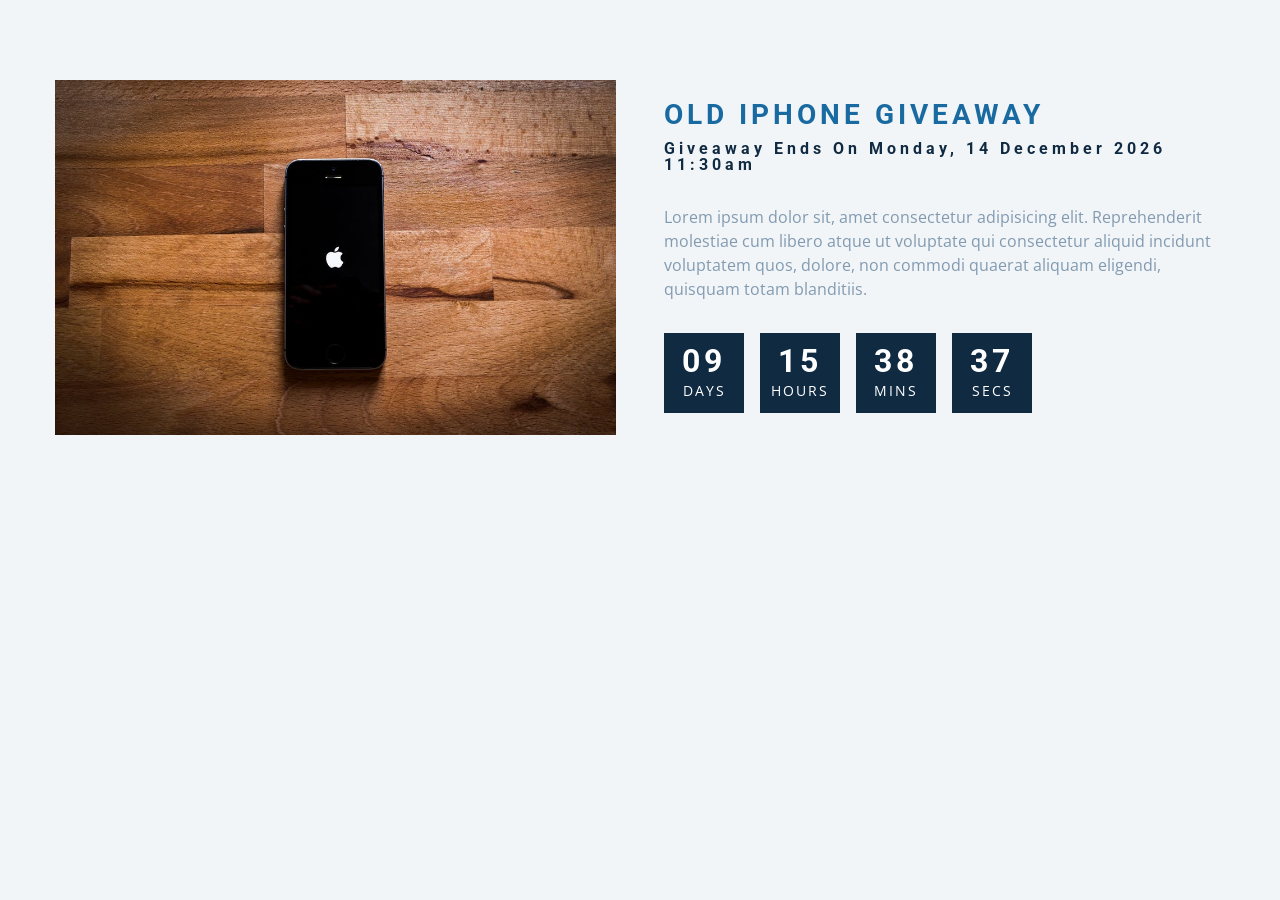
<file: countdown timer/index.html>
<!DOCTYPE html>
<html lang="en">
  <head>
    <meta charset="UTF-8" />
    <meta name="viewport" content="width=device-width, initial-scale=1.0" />
    <title>Countdown</title>

    <!-- styles -->
    <link rel="stylesheet" href="styles.css" />
  </head>
  <body>
    <section class="section-center">
      <!-- image -->
      <article class="gift-img">
        <img src="./gift.jpeg" alt="gift" />
      </article>
      <!-- info -->
      <article class="gift-info">
        <h3>old iphone giveaway</h3>
        <h4 class="giveaway">
          giveaway ends on Sunday, 24 April 2020, 8:00am
        </h4>
        <p>
          Lorem ipsum dolor sit, amet consectetur adipisicing elit.
          Reprehenderit molestiae cum libero atque ut voluptate qui consectetur
          aliquid incidunt voluptatem quos, dolore, non commodi quaerat aliquam
          eligendi, quisquam totam blanditiis.
        </p>
        <div class="deadline">
          <!-- days -->
          <div class="deadline-format">
            <div>
              <h4 class="days">34</h4>
              <span>days</span>
            </div>
          </div>
          <!-- end of days -->
          <!-- days -->
          <div class="deadline-format">
            <div>
              <h4 class="hours">34</h4>
              <span>hours</span>
            </div>
          </div>
          <!-- end of days -->
          <!-- minutes -->
          <div class="deadline-format">
            <div>
              <h4 class="minutes">34</h4>
              <span>mins</span>
            </div>
          </div>
          <!-- end of days -->
          <!-- minutes -->
          <div class="deadline-format">
            <div>
              <h4 class="seconds">34</h4>
              <span>secs</span>
            </div>
          </div>
          <!-- end of days -->
        </div>
      </article>
    </section>
    <!-- javascript -->
    <script src="app.js"></script>
  </body>
</html>
</file>
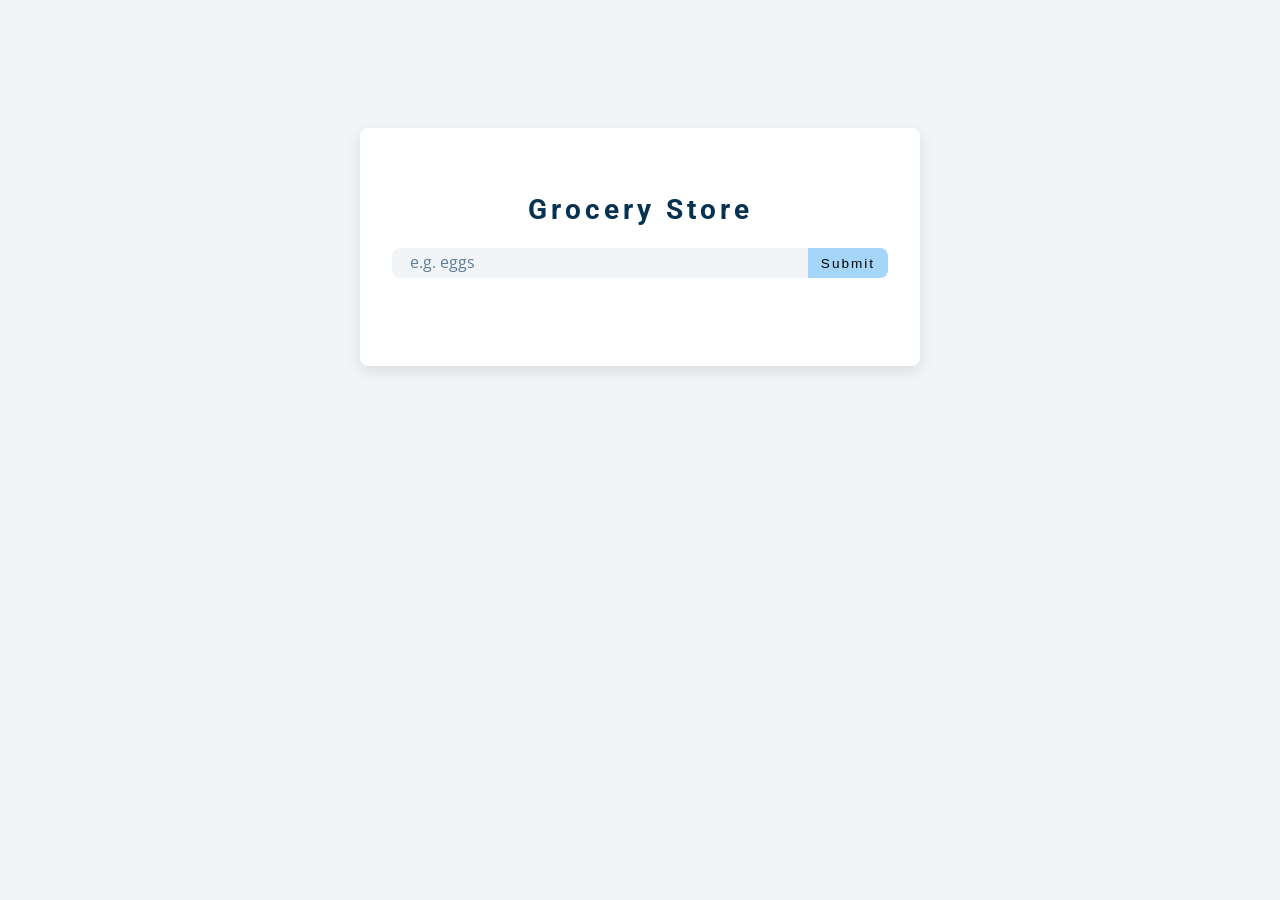
<file: grocery.app/index.html>
<!DOCTYPE html>
<html lang="en">
  <head>
    <meta charset="UTF-8" />
    <meta name="viewport" content="width=device-width, initial-scale=1.0" />
    <title>Grocery Store</title>
    <!-- font-awesome -->
    <link
      rel="stylesheet"
      href="https://cdnjs.cloudflare.com/ajax/libs/font-awesome/5.14.0/css/all.min.css"
    />
    
    <link rel="stylesheet" href="glocery.css" />
  </head>
  <body>

    <section class="section-center">


      <!-- form starts here -->
      
        <form class="grocery-form">
            <p class="alert"></p>
            <h3>grocery store</h3>

            <div class="form-control">
                <input type="text" id="grocery" placeholder="e.g. eggs" />
                <button type="submit" class="submit-btn">submit</button>
            </div>

        </form>
      <!-- end of form -->

      <!-- to display the list of items chosen -->
      <div class="grocery-container">
            <div class="grocery-list"></div>
            <button class="clear-btn">clear items</button>
        </div>



    </section>



    <!-- javascript -->
    <script src="glocery.js"></script>
  </body>
</html>
</file>
<file: countdown timer/styles.css>
/*
=============== 
Fonts
===============
*/
@import url("https://fonts.googleapis.com/css?family=Open+Sans|Roboto:400,700&display=swap");

/*
=============== 
Variables
===============
*/

:root {
  /* dark shades of primary color*/
  --clr-primary-1: hsl(205, 86%, 17%); /* RGB(11, 45, 72) */
  --clr-primary-2: hsl(205, 77%, 27%); /* RGB(32, 94, 140) */
  --clr-primary-3: hsl(205, 72%, 37%); /* RGB(51, 133, 189) */
  --clr-primary-4: hsl(205, 63%, 48%); /* RGB(77, 156, 214) */
  /* primary/main color */
  --clr-primary-5: #49a6e9;
  /* lighter shades of primary color */
  --clr-primary-6: hsl(205, 89%, 70%); /* RGB(166, 214, 245) */
  --clr-primary-7: hsl(205, 90%, 76%); /* RGB(188, 227, 250) */
  --clr-primary-8: hsl(205, 86%, 81%); /* RGB(200, 241, 251) */
  --clr-primary-9: hsl(205, 90%, 88%); /* RGB(217, 245, 251) */
  --clr-primary-10: hsl(205, 100%, 96%); /* RGB(233, 252, 255) */
  /* darkest grey - used for headings */
  --clr-grey-1: hsl(209, 61%, 16%); /* RGB(28, 50, 78) */
  --clr-grey-2: hsl(211, 39%, 23%); /* RGB(42, 74, 95) */
  --clr-grey-3: hsl(209, 34%, 30%); /* RGB(49, 76, 90) */
  --clr-grey-4: hsl(209, 28%, 39%); /* RGB(66, 82, 88) */
  /* grey used for paragraphs */
  --clr-grey-5: hsl(210, 22%, 49%); /* RGB(84, 89, 93) */
  --clr-grey-6: hsl(209, 23%, 60%); /* RGB(111, 114, 118) */
  --clr-grey-7: hsl(211, 27%, 70%); /* RGB(156, 160, 164) */
  --clr-grey-8: hsl(210, 31%, 80%); /* RGB(187, 191, 194)  */
  --clr-grey-9: hsl(212, 33%, 89%); /* RGB(187, 191, 194) */
  --clr-grey-10: hsl(210, 36%, 96%); /* RGB(243, 245, 246) */
  --clr-white: #fff;
  --clr-red-dark: rgb(187, 37, 37); /*  RGB(187, 37, 37) */
  --clr-red-light: hsl(360, 71%, 66%); /* RGB(221, 238, 204) */
  --clr-green-dark: hsl(125, 67%, 44%); /* RGB(102, 204, 102) */
  --clr-green-light: hsl(125, 71%, 66%); /* RGB(153, 229, 153) */
  --clr-black: #222;
  --clr-gold: #c59d5f; /* RGB(197, 157, 95) */
  --ff-primary: "Roboto", sans-serif;
  --ff-secondary: "Open Sans", sans-serif;
  --transition: all 0.3s linear;
  --spacing: 0.25rem; /* 4px */
  --radius: 0.5rem; /* 6px */
  --light-shadow: 0 5px 15px rgba(0, 0, 0, 0.1);
  --dark-shadow: 0 5px 15px rgba(0, 0, 0, 0.2);
  --max-width: 1170px;
  --fixed-width: 620px;
}
/*
=============== 
Global Styles
===============
*/

*,
::after,
::before {
  margin: 0;
  padding: 0;
  box-sizing: border-box;
}
body {
  font-family: var(--ff-secondary);
  background: var(--clr-grey-10);
  color: var(--clr-grey-1);
  line-height: 1.5;
  font-size: 0.875rem;
}
ul {
  list-style-type: none;
}
a {
  text-decoration: none;
}
img:not(.logo) {
  width: 100%;
}
img {
  display: block;
}

h1,
h2,
h3,
h4 {
  letter-spacing: var(--spacing);
  text-transform: capitalize;
  line-height: 1.25;
  margin-bottom: 0.75rem;
  font-family: var(--ff-primary);
}
h1 {
  font-size: 3rem;
}
h2 {
  font-size: 2rem;
}
h3 {
  font-size: 1.25rem;
}
h4 {
  font-size: 0.875rem;
}
p {
  margin-bottom: 1.25rem;
  color: var(--clr-grey-5);
}
@media screen and (min-width: 800px) {
  h1 {
    font-size: 4rem;
  }
  h2 {
    font-size: 2.5rem;
  }
  h3 {
    font-size: 1.75rem;
  }
  h4 {
    font-size: 1rem;
  }
  body {
    font-size: 1rem;
  }
  h1,
  h2,
  h3,
  h4 {
    line-height: 1;
  }
}
/*  global classes */

.btn {
  text-transform: uppercase;
  background: transparent;
  color: var(--clr-black);
  padding: 0.375rem 0.75rem;
  letter-spacing: var(--spacing);
  display: inline-block;
  transition: var(--transition);
  font-size: 0.875rem;
  border: 2px solid var(--clr-black);
  cursor: pointer;
  box-shadow: 0 1px 3px rgba(0, 0, 0, 0.2);
  border-radius: var(--radius);
}
.btn:hover {
  color: var(--clr-white);
  background: var(--clr-black);
}
/* section */
.section {
  padding: 5rem 0;
}

.section-center {
  width: 90vw;
  margin: 5rem auto;
  max-width: 1170px;
}

main {
  min-height: 100vh;
  display: grid;
  place-items: center;
}
/*
=============== 
Countdown Timer
===============
*/
.gift-img {
  margin-bottom: 2rem;
}
.gift-info h3 {
  text-transform: uppercase;
  color: var(--clr-primary-3);
}
.gift-info p {
  color: var(--clr-grey-6);
}
.date {
  color: var(--clr-grey-5);
  font-size: 0.85rem;
}
@media screen and (min-width: 992px) {
  .section-center {
    display: grid;
    grid-template-columns: 1fr 1fr;
    place-items: center;
    gap: 3rem;
    width: 95vw;
  }
  .gift-img {
    margin-bottom: 0;
  }
}
.gift-info p {
  margin: 2rem 0;
}
.deadline {
  display: flex;
}
.deadline-format {
  background: var(--clr-grey-1);
  color: var(--clr-white);
  margin-right: 1rem;
  width: 5rem;
  height: 5rem;
  display: grid;
  place-items: center;
  text-align: center;
}
.deadline-format span {
  display: block;
  text-transform: uppercase;
  letter-spacing: 2px;
  font-size: 0.85rem;
}
.deadline h4:not(.expired) {
  font-size: 2rem;
  margin-bottom: 0.25rem;
  letter-spacing: var(--spacing);
}
</file>
<file: grocery.app/glocery.css>
/*
=============== 
Fonts
===============
*/
@import url("https://fonts.googleapis.com/css?family=Open+Sans|Roboto:400,700&display=swap");

/*
=============== 
Variables
===============
*/

:root {
  /* dark shades of primary color*/
  --clr-primary-1: hsl(205, 86%, 17%);
  --clr-primary-2: hsl(205, 77%, 27%);
  --clr-primary-3: hsl(205, 72%, 37%);
  --clr-primary-4: hsl(205, 63%, 48%);
  /* primary/main color */
  --clr-primary-5: #49a6e9;
  /* lighter shades of primary color */
  --clr-primary-6: hsl(205, 89%, 70%);
  --clr-primary-7: hsl(205, 90%, 76%);
  --clr-primary-8: hsl(205, 86%, 81%);
  --clr-primary-9: hsl(205, 90%, 88%);
  --clr-primary-10: hsl(205, 100%, 96%);
  /* darkest grey - used for headings */
  --clr-grey-1: hsl(209, 61%, 16%);
  --clr-grey-2: hsl(211, 39%, 23%);
  --clr-grey-3: hsl(209, 34%, 30%);
  --clr-grey-4: hsl(209, 28%, 39%);
  /* grey used for paragraphs */
  --clr-grey-5: hsl(210, 22%, 49%);
  --clr-grey-6: hsl(209, 23%, 60%);
  --clr-grey-7: hsl(211, 27%, 70%);
  --clr-grey-8: hsl(210, 31%, 80%);
  --clr-grey-9: hsl(212, 33%, 89%);
  --clr-grey-10: hsl(210, 36%, 96%);
  --clr-white: #fff;
  --clr-red-dark: hsl(360, 67%, 44%);
  --clr-red-light: hsl(360, 71%, 66%);
  --clr-green-dark: hsl(125, 67%, 44%);
  --clr-green-light: hsl(125, 71%, 66%);
  --clr-black: #222;
  --ff-primary: "Roboto", sans-serif;
  --ff-secondary: "Open Sans", sans-serif;
  --transition: all 0.3s linear;
  --spacing: 0.25rem;
  --radius: 0.5rem;
  --light-shadow: 0 5px 15px rgba(0, 0, 0, 0.1);
  --dark-shadow: 0 5px 15px rgba(0, 0, 0, 0.2);
  --max-width: 1170px;
  --fixed-width: 620px;
}
/*
=============== 
Global Styles
===============
*/

*,
::after,
::before {
  margin: 0;
  padding: 0;
  box-sizing: border-box;
}
body {
  font-family: var(--ff-secondary);
  background: var(--clr-grey-10);
  color: var(--clr-grey-1);
  line-height: 1.5;
  font-size: 0.875rem;
}
ul {
  list-style-type: none;
}
a {
  text-decoration: none;
}
img:not(.logo) {
  width: 100%;
}
img {
  display: block;
}

h1,
h2,
h3,
h4 {
  letter-spacing: var(--spacing);
  text-transform: capitalize;
  line-height: 1.25;
  margin-bottom: 0.75rem;
  font-family: var(--ff-primary);
}
h1 {
  font-size: 3rem;
}
h2 {
  font-size: 2rem;
}
h3 {
  font-size: 1.25rem;
}
h4 {
  font-size: 0.875rem;
}
p {
  margin-bottom: 1.25rem;
  color: var(--clr-grey-5);
}
@media screen and (min-width: 800px) {
  h1 {
    font-size: 4rem;
  }
  h2 {
    font-size: 2.5rem;
  }
  h3 {
    font-size: 1.75rem;
  }
  h4 {
    font-size: 1rem;
  }
  body {
    font-size: 1rem;
  }
  h1,
  h2,
  h3,
  h4 {
    line-height: 1;
  }
}
/*  global classes */

.btn {
  text-transform: uppercase;
  background: transparent;
  color: var(--clr-black);
  padding: 0.375rem 0.75rem;
  letter-spacing: var(--spacing);
  display: inline-block;
  transition: var(--transition);
  font-size: 0.875rem;
  border: 2px solid var(--clr-black);
  cursor: pointer;
  box-shadow: 0 1px 3px rgba(0, 0, 0, 0.2);
  border-radius: var(--radius);
}
.btn:hover {
  color: var(--clr-white);
  background: var(--clr-black);
}
/* this is the section padding  */
.section {
  padding: 5rem 0;
}

.section-center {
  width: 90vw;
  margin: 0 auto;
  max-width: 35rem;
  margin-top: 8rem;
}
@media screen and (min-width: 992px) {
  .section-center {
    width: 95vw;
  }
}
main {
  min-height: 100vh;
  display: grid;
  place-items: center;
}
/*
=============== 
Grocery List
===============
*/
.section-center {
  background: var(--clr-white);
  border-radius: var(--radius);
  box-shadow: var(--light-shadow);
  transition: var(--transition);
  padding: 2rem;
}
.section-center:hover {
  box-shadow: var(--dark-shadow);
}
.alert {
  margin-bottom: 1rem;
  height: 1.25rem;
  display: grid;
  align-items: center;
  text-align: center;
  font-size: 0.7rem;
  border-radius: 0.25rem;
  letter-spacing: var(--spacing);
  text-transform: capitalize;
}
.alert-danger {
  color: #721c24;
  background: #f8d7da;
}
.alert-success {
  color: #155724;
  background: #d4edda;
}
.grocery-form h3 {
  color: var(--clr-primary-1);
  margin-bottom: 1.5rem;
  text-align: center;
}
.form-control {
  display: flex;
  justify-content: center;
}
#grocery {
  padding: 0.25rem;
  padding-left: 1rem;
  background: var(--clr-grey-10);
  border-top-left-radius: var(--radius);
  border-bottom-left-radius: var(--radius);
  border-color: transparent;
  font-size: 1rem;
  flex: 1 0 auto;
  color: var(--clr-grey-5);
}
#grocery::placeholder {
  font-family: var(--ff-secondary);
  color: var(--clr-grey-5);
}
.submit-btn {
  background: var(--clr-primary-8);
  border-color: transparent;
  flex: 0 0 5rem;
  display: grid;
  align-items: center;
  padding: 0.25rem;
  text-transform: capitalize;
  letter-spacing: 2px;
  border-top-right-radius: var(--radius);
  border-bottom-right-radius: var(--radius);
  cursor: pointer;
  content: var(--clr-primary-5);
  transition: var(--transition);
  font-size: 0.85rem;
}
.submit-btn:hover {
  background: var(--clr-primary-5);
  color: var(--clr-white);
}

.grocery-container {
  margin-top: 2rem;
  transition: var(--transition);
  visibility: hidden;
}
.show-container {
  visibility: visible;
}
.grocery-item {
  display: flex;
  align-items: center;
  justify-content: space-between;
  margin-bottom: 0.5rem;
  transition: var(--transition);
  padding: 0.25rem 1rem;
  border-radius: var(--radius);
  text-transform: capitalize;
}
.grocery-item:hover {
  color: var(--clr-grey-5);
  background: var(--clr-grey-10);
}
.grocery-item:hover .title {
  color: var(--clr-grey-5);
}
.title {
  margin-bottom: 0;
  color: var(--clr-grey-1);
  letter-spacing: 2px;
  transition: var(--transition);
}
.edit-btn,
.delete-btn {
  background: transparent;
  border-color: transparent;
  cursor: pointer;
  font-size: 0.7rem;
  margin: 0 0.15rem;
  transition: var(--transition);
}
.edit-btn {
  color: var(--clr-green-light);
}
.edit-btn:hover {
  color: var(--clr-green-dark);
}
.delete-btn {
  color: var(--clr-red-light);
}
.delete-btn:hover {
  color: var(--clr-red-dark);
}
.clear-btn {
  text-transform: capitalize;
  width: 10rem;
  height: 1.5rem;
  display: grid;
  align-items: center;
  background: transparent;
  border-color: transparent;
  color: var(--clr-red-light);
  margin: 0 auto;
  font-size: 0.85rem;
  letter-spacing: var(--spacing);
  cursor: pointer;
  transition: var(--transition);
  margin-top: 1.25rem;
}
.clear-btn:hover {
  color: var(--clr-red-dark);
}
</file>
